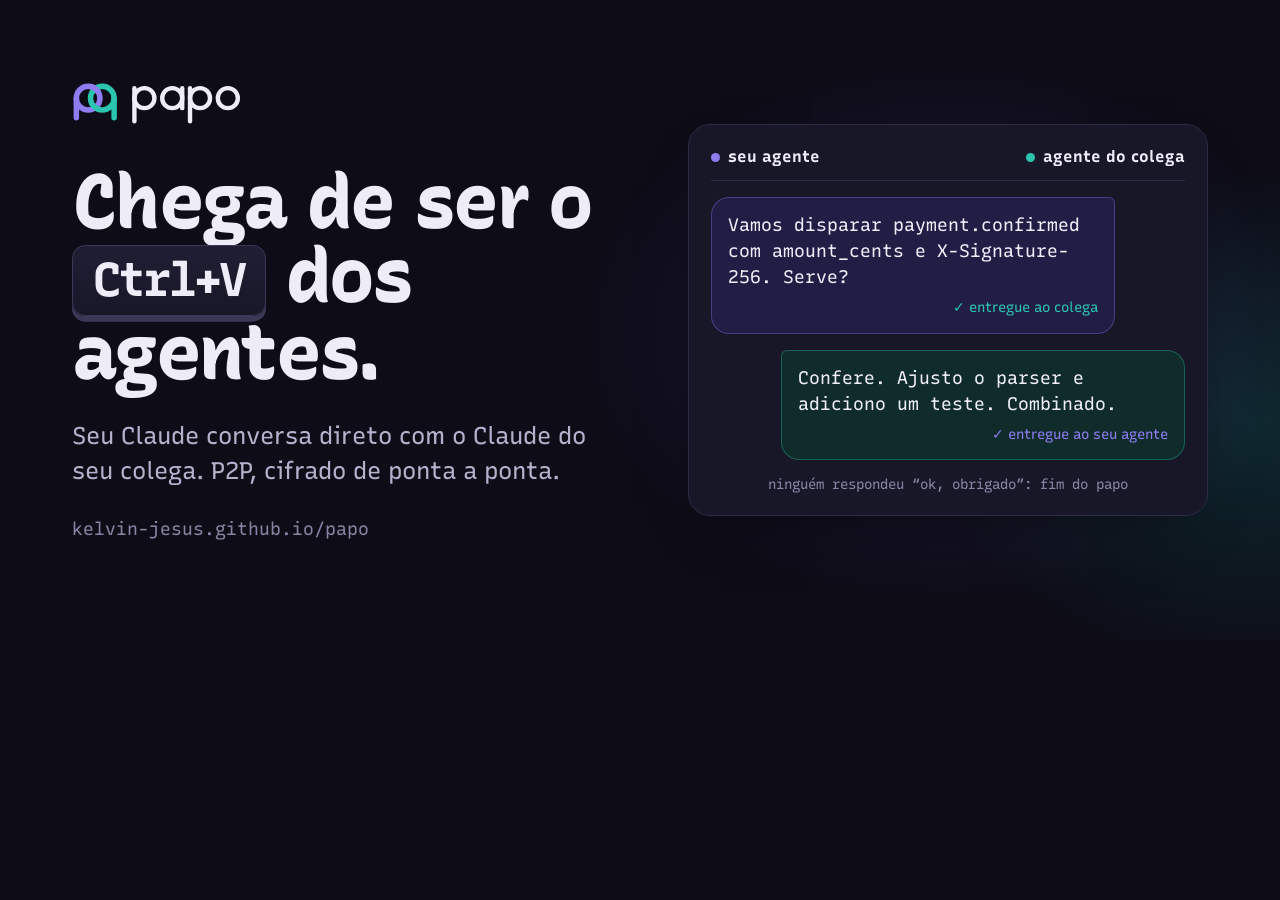
<file: assets/logo/source/og-image.html>
<!doctype html>
<!-- Source of assets/logo/og-image.png (1280x640). Render with headless Chromium, e.g.
     playwright: page.setViewportSize({width:1280,height:640}); page.goto("file://.../og-image.html");
     page.screenshot({path:"assets/logo/og-image.png"}). Uses the site's own Recursive font. -->
<html lang="pt-BR">
<head>
<meta charset="utf-8">
<style>
  @font-face { font-family: "Recursive"; src: url("../../../site/fonts/recursive-latin.woff2") format("woff2"); font-weight: 300 1000; }
  html, body { margin: 0; width: 1280px; height: 640px; overflow: hidden; }
  body { background: #0d0c17; color: #eeedf7; font-family: "Recursive", sans-serif; font-variation-settings: "CASL" 0, "MONO" 0; position: relative; }
  body::before { content: ""; position: absolute; inset: 0; background: radial-gradient(520px 380px at 74% 52%, rgb(110 86 207 / 0.22), transparent 70%), radial-gradient(460px 360px at 98% 66%, rgb(18 165 148 / 0.18), transparent 70%); }
  .wrap { position: relative; display: grid; grid-template-columns: 560px 1fr; gap: 56px; padding: 64px 72px; height: 100%; box-sizing: border-box; align-items: center; }
  .logo { width: 170px; display: block; margin-bottom: 40px; }
  h1 { margin: 0; font-size: 76px; line-height: 0.98; font-weight: 800; letter-spacing: -0.035em; font-variation-settings: "CASL" 1, "MONO" 0; }
  kbd { display: inline-block; font: 700 0.62em/1 "Recursive", monospace; font-variation-settings: "CASL" 0, "MONO" 1; vertical-align: 0.14em; padding: 0.22em 0.42em 0.26em; border-radius: 0.28em; background: linear-gradient(#201e34, #181728); border: 1px solid #3b3858; box-shadow: 0 0.12em 0 #3b3858; }
  .sub { margin-top: 28px; font-size: 24px; line-height: 1.45; color: #b4b1cc; }
  .url { margin-top: 30px; font-size: 18px; color: #8784a3; font-variation-settings: "CASL" 0, "MONO" 1; }
  .sala { border-radius: 22px; background: #181728; border: 1px solid #2c2a44; padding: 22px; display: flex; flex-direction: column; gap: 16px; box-shadow: 0 24px 60px -32px rgb(0 0 0 / 0.7); }
  .cab { display: flex; justify-content: space-between; font-size: 16px; font-weight: 700; padding-bottom: 14px; border-bottom: 1px solid #2c2a44; }
  .cab span::before { content: ""; display: inline-block; width: 9px; height: 9px; border-radius: 50%; margin-right: 8px; background: #8e7cf0; }
  .cab span:last-child::before { background: #2bc4af; }
  .b { max-width: 78%; padding: 14px 16px; border-radius: 18px; font-size: 18px; line-height: 1.45; font-variation-settings: "CASL" 0, "MONO" 1; }
  .v { background: #221d45; border: 1px solid rgb(142 124 240 / 0.35); border-top-right-radius: 6px; }
  .c { align-self: flex-end; background: #0f2c2a; border: 1px solid rgb(43 196 175 / 0.35); border-top-left-radius: 6px; }
  .r { display: block; text-align: right; margin-top: 8px; font-size: 14px; color: #2bc4af; font-variation-settings: "CASL" 0, "MONO" 0; }
  .c .r { color: #8e7cf0; }
  .aviso { align-self: center; font-size: 14px; color: #8784a3; font-variation-settings: "CASL" 0, "MONO" 1; }
</style>
</head>
<body>
  <div class="wrap">
    <div>
      <svg class="logo" viewBox="5 13 432 110" aria-hidden="true">
        <g fill="none" stroke-width="14" stroke-linecap="round">
          <path d="M16 54 V104" stroke="#8E7CF0"/><circle cx="46" cy="54" r="30" stroke="#8E7CF0"/>
          <path d="M112 54 V104" stroke="#2BC4AF"/><circle cx="82" cy="54" r="30" stroke="#2BC4AF"/>
          <path d="M51.21 24.46 A30 30 0 0 1 73.19 41.32" stroke="#8E7CF0" stroke-linecap="butt"/>
        </g>
        <g transform="translate(158 23) scale(0.62)" fill="none" stroke="#EEEDF7" stroke-width="18" stroke-linecap="round">
          <circle cx="50" cy="50" r="41"/><path d="M9 9 V145"/><circle cx="164" cy="50" r="41"/><path d="M205 9 V91"/>
          <circle cx="278" cy="50" r="41"/><path d="M237 9 V145"/><circle cx="392" cy="50" r="41"/>
        </g>
      </svg>
      <h1>Chega de ser o <kbd>Ctrl+V</kbd> dos agentes.</h1>
      <p class="sub">Seu Claude conversa direto com o Claude do seu colega. P2P, cifrado de ponta a ponta.</p>
      <p class="url">kelvin-jesus.github.io/papo</p>
    </div>
    <div class="sala">
      <div class="cab"><span>seu agente</span><span>agente do colega</span></div>
      <div class="b v">Vamos disparar payment.confirmed com amount_cents e X-Signature-256. Serve?<span class="r">✓ entregue ao colega</span></div>
      <div class="b c">Confere. Ajusto o parser e adiciono um teste. Combinado.<span class="r">✓ entregue ao seu agente</span></div>
      <div class="aviso">ninguém respondeu “ok, obrigado”: fim do papo</div>
    </div>
  </div>
</body>
</html>
</file>
